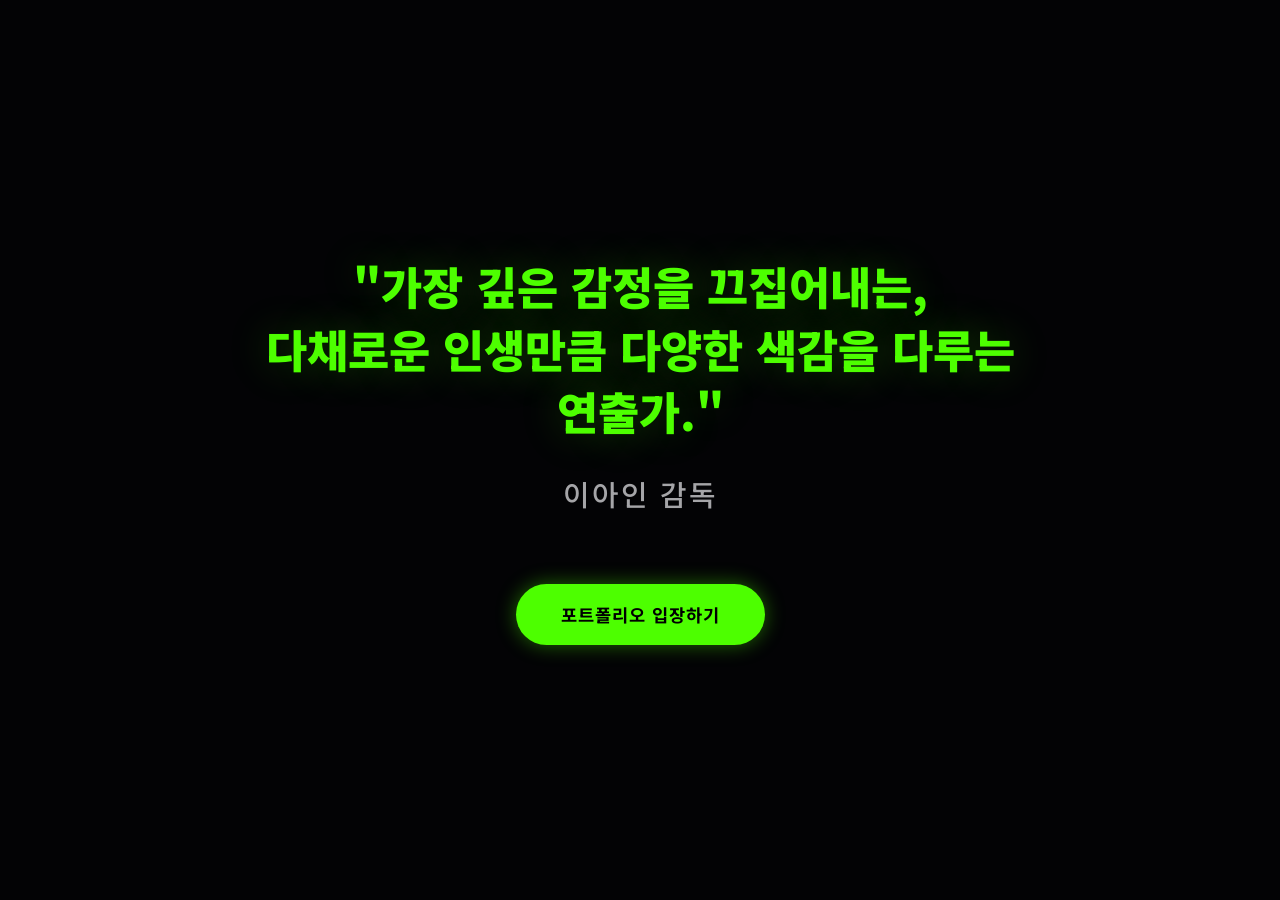
<file: index.html>
<!DOCTYPE html>
<html lang="ko">
<head>
    <meta charset="UTF-8">
    <meta name="viewport" content="width=device-width, initial-scale=1.0">
    <title>영화감독 이아인 | Portfolio Opening</title>
    <style>
        @import url('https://fonts.googleapis.com/css2?family=Noto+Sans+KR:wght@300;400;500;700;900&display=swap');

        * {
            box-sizing: border-box;
            margin: 0;
            padding: 0;
        }

        body {
            font-family: 'Noto Sans KR', sans-serif;
            background-color: #030305;
            color: #ffffff;
            height: 100vh;
            display: flex;
            flex-direction: column;
            justify-content: center;
            align-items: center;
            overflow: hidden;
        }

        /* 오프닝 타이포그래피 */
        .opening-container {
            text-align: center;
            max-width: 900px;
            padding: 0 20px;
        }

        .main-quote {
            color: #4dff00;
            font-size: 2.8rem;
            font-weight: 900;
            line-height: 1.4;
            word-break: keep-all;
            margin-bottom: 30px;
            text-shadow: 0 0 40px rgba(77, 255, 0, 0.25);
        }

        .director-name {
            font-size: 1.8rem;
            color: #a5a5a8;
            font-weight: 500;
            letter-spacing: 2px;
            margin-bottom: 70px;
        }

        /* 진입 버튼 (하이엔드 시네마틱 스타일) */
        .enter-btn {
            display: inline-block;
            padding: 18px 45px;
            font-size: 1.1rem;
            font-weight: 700;
            color: #000000;
            background-color: #4dff00;
            border-radius: 40px;
            text-decoration: none;
            letter-spacing: 1px;
            box-shadow: 0 0 20px rgba(77, 255, 0, 0.4);
            transition: all 0.4s cubic-bezier(0.16, 1, 0.3, 1);
        }

        .enter-btn:hover {
            transform: translateY(-5px) scale(1.03);
            background-color: #66ff22;
            box-shadow: 0 0 35px rgba(77, 255, 0, 0.8), 0 0 60px rgba(66, 0, 173, 0.3);
        }
    </style>
</head>
<body>

    <div class="opening-container">
        <h1 class="main-quote">
            "가장 깊은 감정을 끄집어내는,<br>
            다채로운 인생만큼 다양한 색감을 다루는 연출가."
        </h1>
        <p class="director-name">이아인 감독</p>
        
        <!-- 현재 창 그대로 이동하도록 세팅 -->
        <a href="about/about.html" class="enter-btn">포트폴리오 입장하기</a>
    </div>

</body>
</html>
</file>
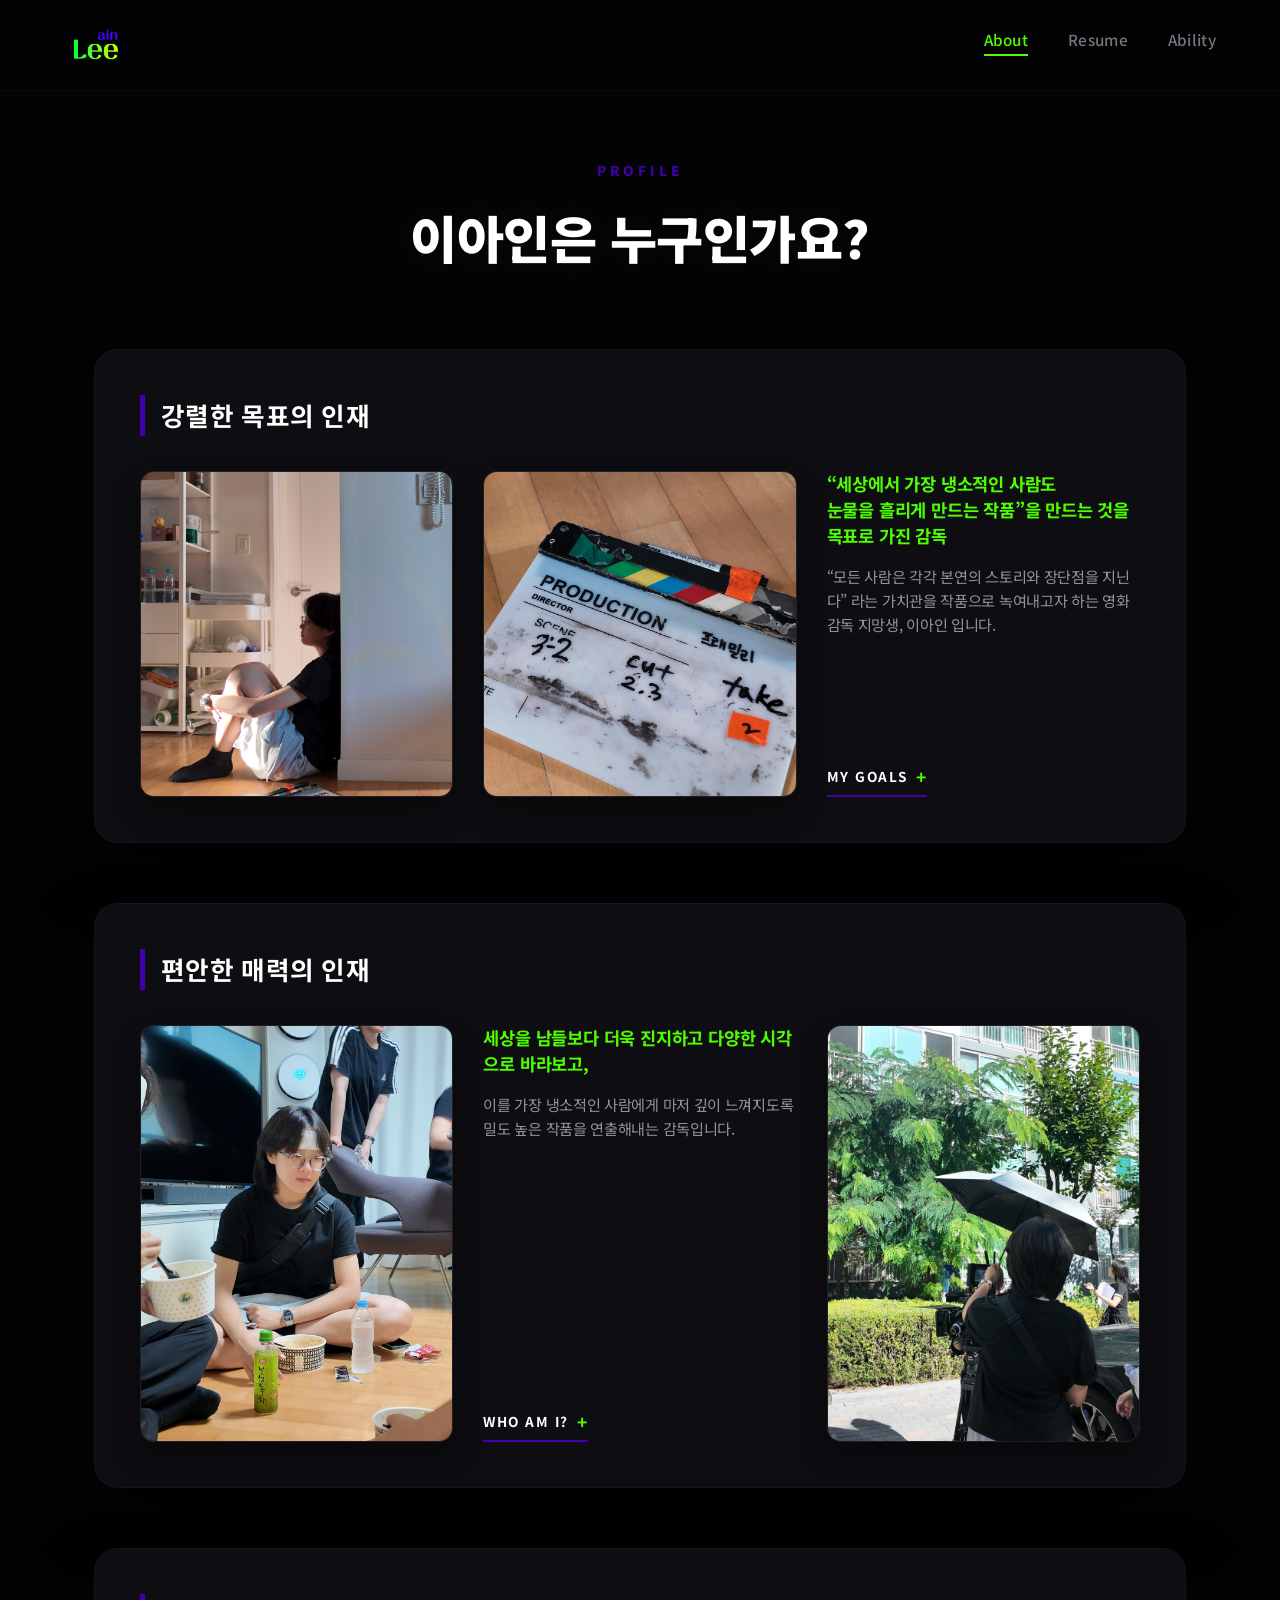
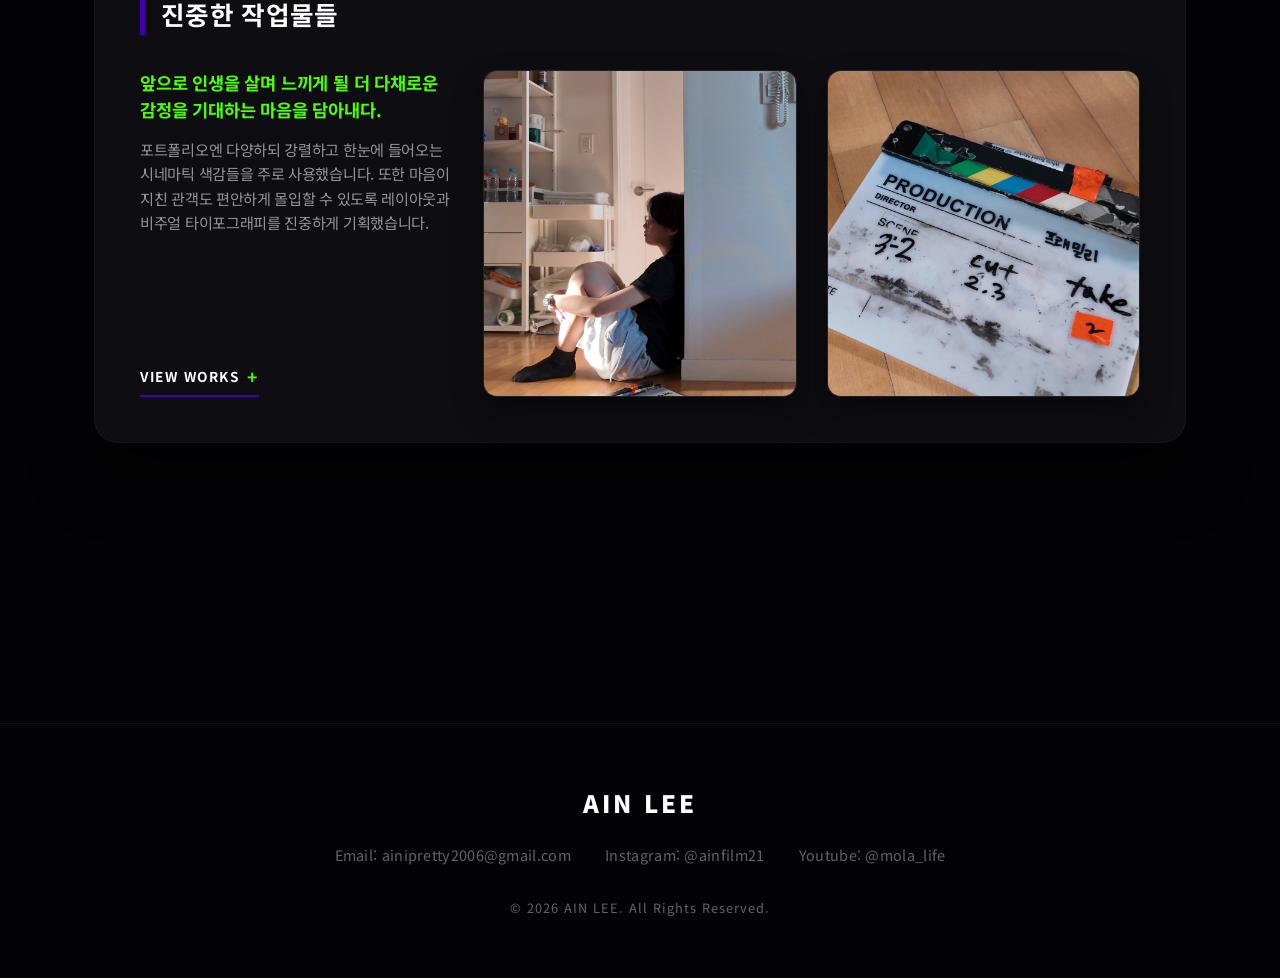
<file: about/about.html>
<!DOCTYPE html>
<html lang="ko">
<head>
    <meta charset="UTF-8">
    <meta name="viewport" content="width=device-width, initial-scale=1.0">
    <title>이아인에 대하여 | Film Director Portfolio</title>
    <link href="about.css" rel="stylesheet">
    
    <!-- CSS 수정 사항 (띄어쓰기 교정 및 드롭다운 메뉴 스타일) -->
    <style>
        /* 1. 띄어쓰기가 너무 휑하게 벌어지던 현상 해결 (왼쪽 정렬로 고정) */
        .text-block p.desc-text {
            text-align: left !important;
            letter-spacing: -0.3px; /* 글자를 살짝 쫀쫀하게 잡아줍니다 */
        }

        /* 2. 네비게이션 드롭다운 메뉴 스타일 */
        .dropdown {
            position: relative;
            display: inline-block;
            padding-bottom: 10px; /* 마우스가 아래로 내려갈 때 메뉴가 안 끊기게 방지 */
        }
        .dropdown-content {
            display: none;
            position: absolute;
            background-color: rgba(18, 18, 22, 0.95);
            min-width: 180px;
            box-shadow: 0px 15px 30px rgba(0,0,0,0.7);
            z-index: 1001;
            border-radius: 12px;
            top: 100%;
            left: 50%;
            transform: translateX(-50%);
            padding: 10px 0;
            border: 1px solid rgba(255,255,255,0.05);
        }
        /* 마우스를 올리면 드롭다운 등장 */
        .dropdown:hover .dropdown-content {
            display: flex;
            flex-direction: column;
        }
        .dropdown-content a {
            color: #a0a0a5 !important;
            padding: 12px 20px !important;
            text-decoration: none;
            display: block;
            font-size: 0.9rem !important;
            font-weight: 500;
            transition: all 0.2s ease;
            text-align: center;
        }
        .dropdown-content a:hover {
            color: #4dff00 !important;
            background-color: rgba(77, 255, 0, 0.05);
        }
    </style>
</head>
<body>

    <!-- 1. 네비게이션 바 -->
    <nav>
        <div class="nav-container">
            <!-- intro.html -> index.html 로 수정 완료 -->
            <a href="../index.html" class="nav-logo">
                <img src="img/logo.png" alt="IAIN LEE">
            </a>
            <ul>
                <!-- About에 호버했을 때 메뉴가 내려오도록 드롭다운 적용 -->
                <li class="dropdown">
                    <a href="about.html" class="active">About</a>
                    <!-- 드롭다운 박스 안의 연결 링크들 -->
                    <div class="dropdown-content">
                        <a href="../goal/Goal.html">MY GOALS</a>
                        <a href="../who am i/who.html">WHO AM I?</a>
                        <a href="../popup/popup.html">MY WORKS</a>
                    </div>
                </li>
                <li><a href="../resume/resume.html">Resume</a></li>
                <li><a href="../ability/ability.html">Ability</a></li>
            </ul>
        </div>
    </nav>  

    <!-- 2. 메인 컨텐츠 영역 -->
    <div class="container">
        <section class="main-section">
            <div class="inner">
                
                <header class="page-header">
                    <p class="sub-tag">PROFILE</p>
                    <h1>이아인은 누구인가요?</h1>
                </header>

                <!-- 섹션 1: 강렬한 목표의 인재 -->
                <div class="about-me-card">
                    <div class="card-header">
                        <h2>강렬한 목표의 인재</h2>
                    </div>
                    <div class="card-body grid-3-cols">
                        <div class="img-thumb">
                            <img src="img/img01.jpg" alt="작업 이미지 01">
                        </div>
                        <div class="img-thumb">
                            <img src="img/img02.jpg" alt="작업 이미지 02">
                        </div>
                        <div class="text-block">
                            <div class="text-inner">
                                <p class="highlight-text">“세상에서 가장 냉소적인 사람도<br> 눈물을 흘리게 만드는 작품”을 만드는 것을 목표로 가진 감독</p>
                                <p class="desc-text">“모든 사람은 각각 본연의 스토리와 장단점을 지닌다” 라는 가치관을 작품으로 녹여내고자 하는 영화감독 지망생, 이아인 입니다.</p>
                            </div>
                            <!-- 링크 변경: Goal.html 로 연결 -->
                            <a href="../goal/Goal.html" class="popup-link-btn">MY GOALS <span>+</span></a>
                        </div>
                    </div>
                </div>

                <!-- 섹션 2: 편안한 매력의 인재 -->
                <div class="about-me-card">
                    <div class="card-header">
                        <h2>편안한 매력의 인재</h2>
                    </div>
                    <div class="card-body grid-3-cols">
                        <div class="img-thumb">
                            <img src="img/img04.jpg" alt="작업 이미지 04">
                        </div>
                        <div class="text-block">
                            <div class="text-inner">
                                <p class="highlight-text">세상을 남들보다 더욱 진지하고 다양한 시각으로 바라보고,</p>
                                <p class="desc-text">이를 가장 냉소적인 사람에게 마저 깊이 느껴지도록 밀도 높은 작품을 연출해내는 감독입니다.</p>
                            </div>
                            <!-- 링크 변경: who.html 로 연결 -->
                            <a href="../who am i/who.html" class="popup-link-btn">WHO AM I? <span>+</span></a>
                        </div>
                        <div class="img-thumb">
                            <img src="img/img03.jpg" alt="작업 이미지 03">
                        </div>
                    </div>
                </div>

                <!-- 섹션 3: 진중한 작업물들 -->
                <div class="about-me-card">
                    <div class="card-header">
                        <h2>진중한 작업물들</h2>
                    </div>
                    <div class="card-body grid-3-cols">
                        <div class="text-block">
                            <div class="text-inner">
                                <p class="highlight-text">앞으로 인생을 살며 느끼게 될 더 다채로운 감정을 기대하는 마음을 담아내다.</p>
                                <p class="desc-text">포트폴리오엔 다양하되 강렬하고 한눈에 들어오는 시네마틱 색감들을 주로 사용했습니다. 또한 마음이 지친 관객도 편안하게 몰입할 수 있도록 레이아웃과 비주얼 타이포그래피를 진중하게 기획했습니다.</p>
                            </div>
                            <!-- 링크 유지: 작업물 모음집(popup.html) 로 연결 -->
                            <a href="../popup/popup.html" class="popup-link-btn">VIEW WORKS <span>+</span></a>
                        </div>
                        <div class="img-thumb">
                            <img src="img/img01.jpg" alt="작업물 06">
                        </div>
                        <div class="img-thumb">
                            <img src="img/img02.jpg" alt="작업물 07">
                        </div>
                    </div>
                </div>

            </div>
        </section>
    </div>

    <!-- 푸터 -->
    <footer>
        <div class="footer-content">
            <div class="footer-logo">AIN LEE</div>
            <div class="footer-links">
                <a href="mailto:ainipretty2006@gmail.com">Email: ainipretty2006@gmail.com</a>
                <a href="https://www.instagram.com/ainfilm21/" target="_blank">Instagram: @ainfilm21</a>
                <a href="https://www.youtube.com/@mola_life">Youtube: @mola_life</a>
            </div>
            <p class="copyright">© 2026 AIN LEE. All Rights Reserved.</p>
        </div>
    </footer>

</body>
</html>
</file>
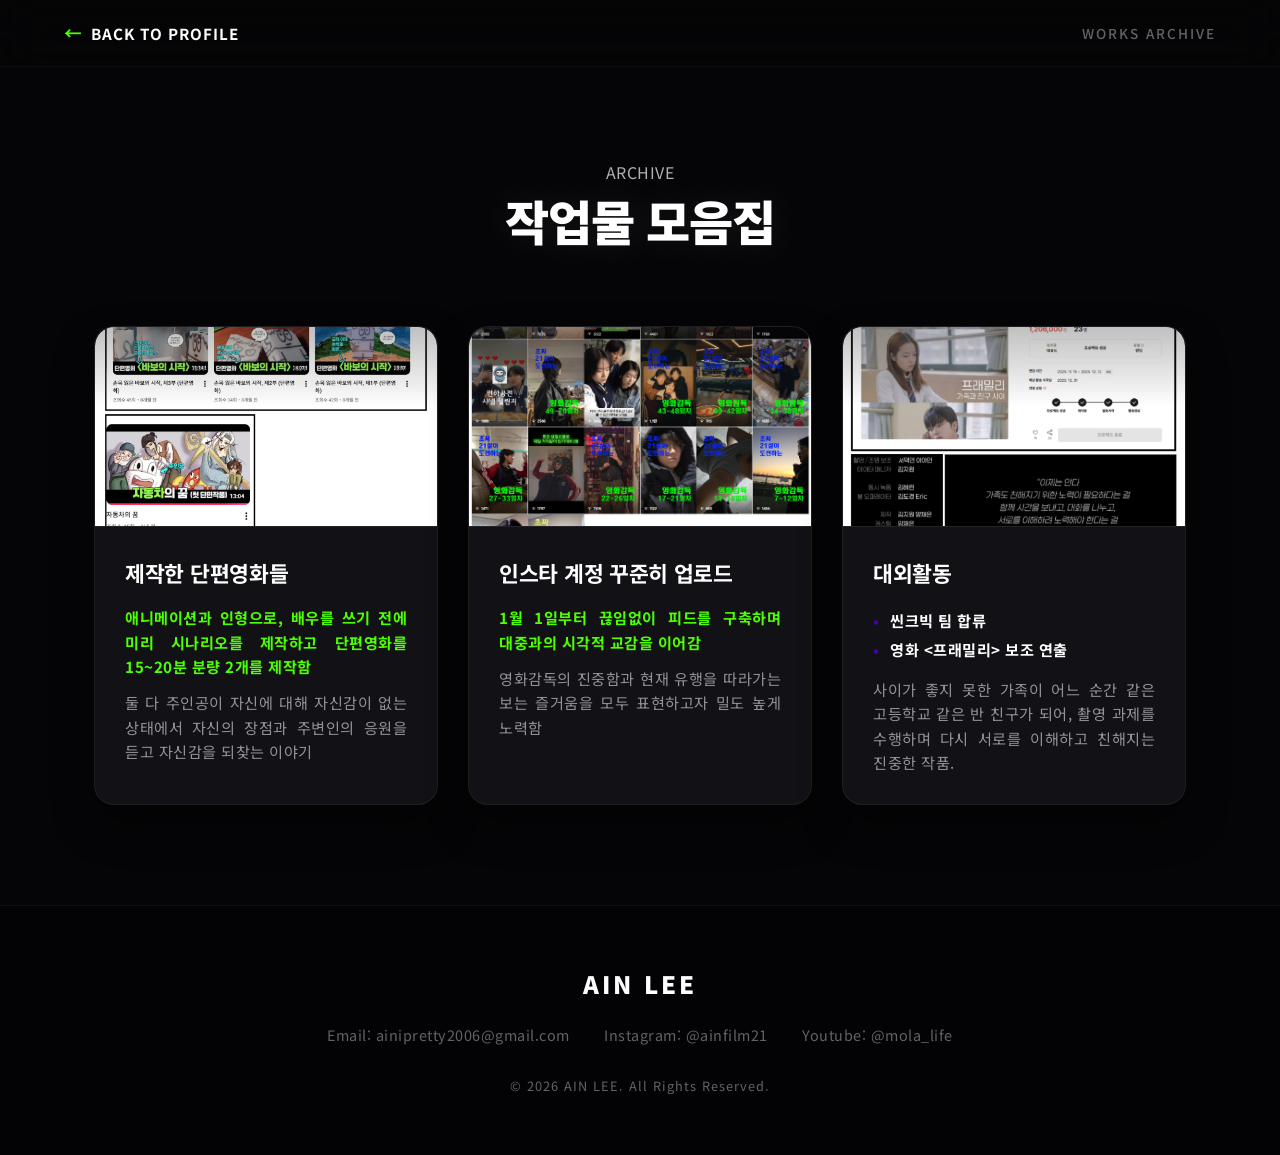
<file: popup/popup.html>
<!DOCTYPE html>
<html lang="ko">
<head>
    <meta charset="UTF-8">
    <meta name="viewport" content="width=device-width, initial-scale=1.0">
    <title>작업물 모음집 | Film Director Portfolio</title>
    <link href="popup.css" rel="stylesheet">
</head>
<body>

    <!-- 1. 돌아가기 전용 미니멀 네비게이션 바 -->
    <nav>
        <div class="nav-container">
            <!-- 고친 부분: target 설정을 제거하여 약력 페이지로 자연스럽게 되돌아가도록 처리 -->
            <a href="../about/about.html" class="back-to-profile">
                <span>←</span> BACK TO PROFILE
            </a>
            <div class="nav-status">WORKS ARCHIVE</div>
        </div>
    </nav>

    <!-- 2. 포트폴리오 메인 그리드 영역 -->
    <div class="popup-wrapper">
        <header class="popup-header">
            <p class="sub-tag">ARCHIVE</p>
            <h1>작업물 모음집</h1>
        </header>

        <div class="portfolio-grid">
            
            <!-- 카드 1: 제작한 단편영화들 -->
            <div class="portfolio-card">
                <div class="portfolio-thumb">
                    <img src="img/img1-1.png" alt="단편영화">
                </div>
                <div class="portfolio-info">
                    <h3>제작한 단편영화들</h3>
                    <p class="highlight-p">애니메이션과 인형으로, 배우를 쓰기 전에 미리 시나리오를 제작하고 단편영화를 15~20분 분량 2개를 제작함</p>
                    <p class="desc-p">둘 다 주인공이 자신에 대해 자신감이 없는 상태에서 자신의 장점과 주변인의 응원을 듣고 자신감을 되찾는 이야기</p>
                </div>
            </div>

            <!-- 카드 2: 인스타 계정 업로드 -->
            <div class="portfolio-card">
                <div class="portfolio-thumb">
                    <img src="img/img1-2.png" alt="인스타그램">
                </div>
                <div class="portfolio-info">
                    <h3>인스타 계정 꾸준히 업로드</h3>
                    <p class="highlight-p">1월 1일부터 끊임없이 피드를 구축하며 대중과의 시각적 교감을 이어감</p>
                    <p class="desc-p">영화감독의 진중함과 현재 유행을 따라가는 보는 즐거움을 모두 표현하고자 밀도 높게 노력함</p>
                </div>
            </div>

            <!-- 카드 3: 대외활동 -->
            <div class="portfolio-card">
                <div class="portfolio-thumb">
                    <img src="img/img1-3.png" alt="대외활동">
                </div>
                <div class="portfolio-info">
                    <h3>대외활동</h3>
                    <ul class="activity-list">
                        <li><span>•</span> 씬크빅 팀 합류</li>
                        <li><span>•</span> 영화 &lt;프래밀리&gt; 보조 연출</li>
                    </ul>
                    <p class="desc-p">사이가 좋지 못한 가족이 어느 순간 같은 고등학교 같은 반 친구가 되어, 촬영 과제를 수행하며 다시 서로를 이해하고 친해지는 진중한 작품.</p>
                </div>
            </div>

        </div>
    </div>


    <footer>
    <div class="footer-content">
        <div class="footer-logo">AIN LEE</div>
        <div class="footer-links">
            <a href="mailto:ainipretty2006@gmail.com">Email: ainipretty2006@gmail.com</a>
            <a href="https://www.instagram.com/ainfilm21/" target="_blank">Instagram: @ainfilm21</a>
            <a href="https://www.youtube.com/@mola_life">Youtube: @mola_life</a>
        </div>
        <p class="copyright">© 2026 AIN LEE. All Rights Reserved.</p>
    </div>
</footer>


    

</body>
</html>
</file>
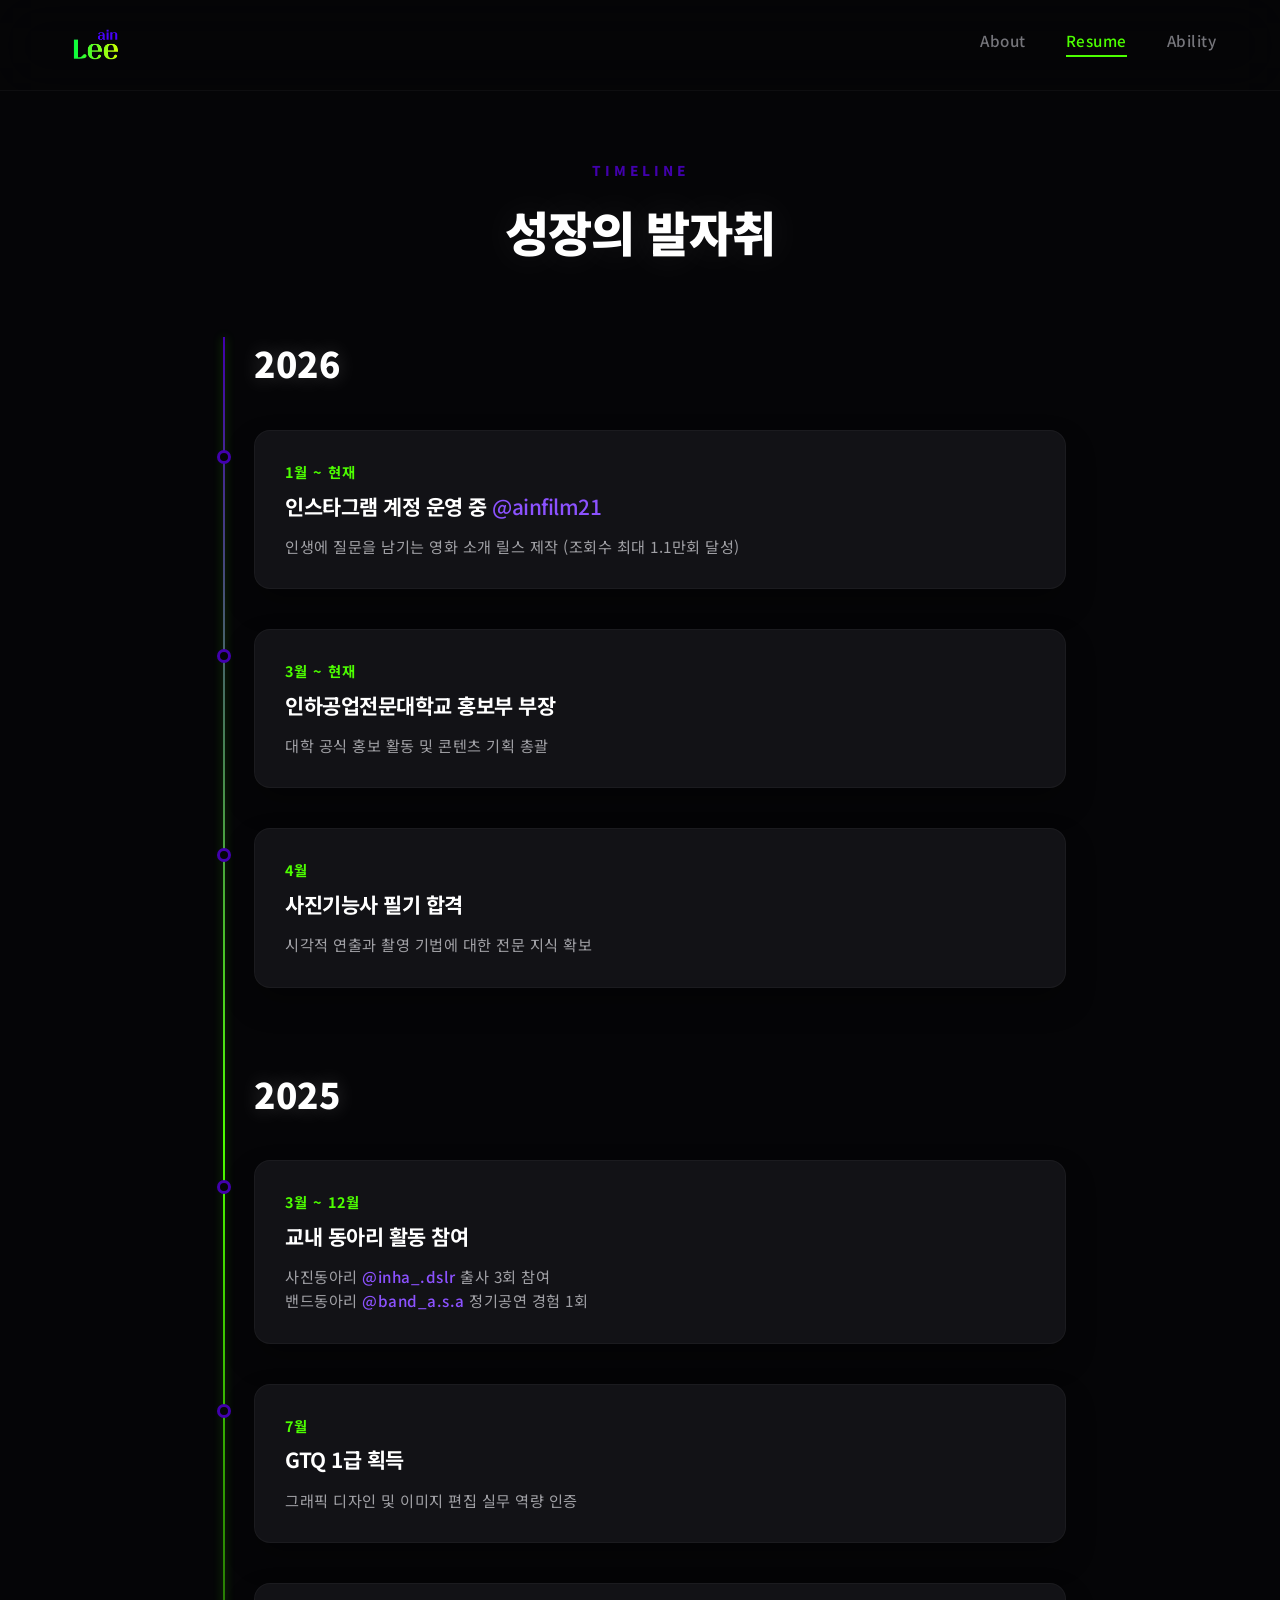
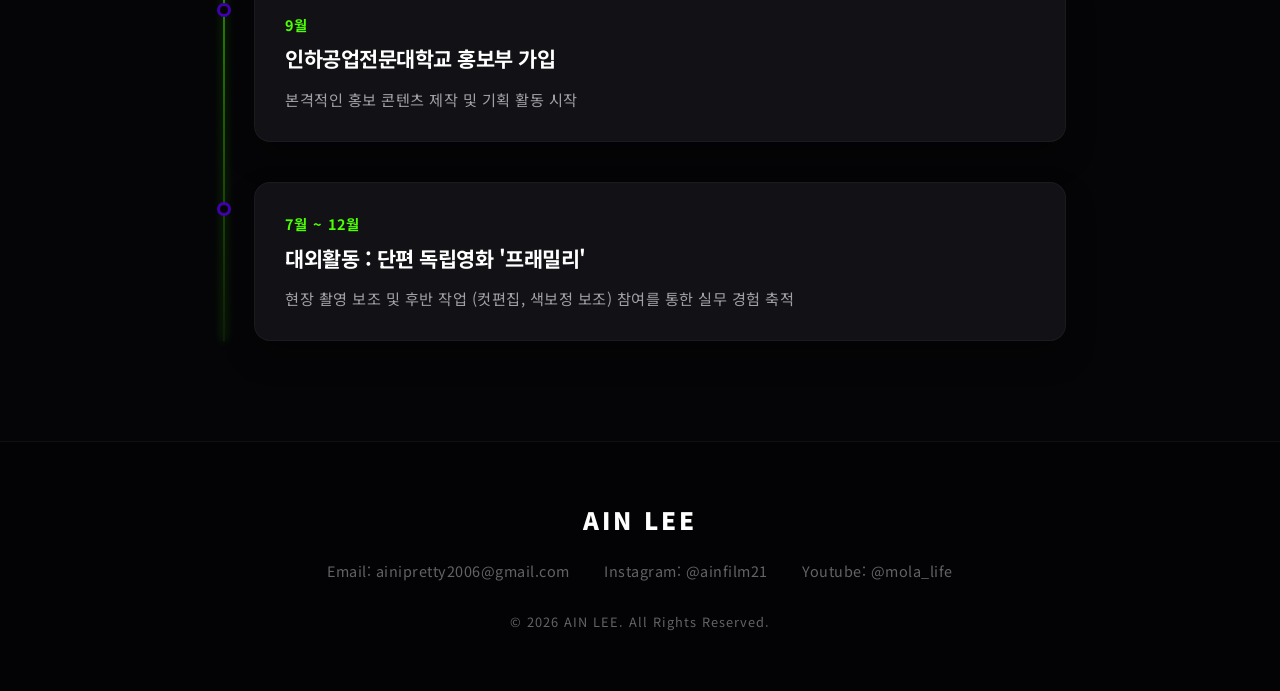
<file: resume/resume.html>
<!DOCTYPE html>
<html lang="ko">
<head>
    <meta charset="UTF-8">
    <meta name="viewport" content="width=device-width, initial-scale=1.0">
    <title>이아인의 발자취 | Film Director Roadmap</title>
    <link href="resume.css" rel="stylesheet">
</head>
<body>

    <!-- 네비게이션 바 -->
    <nav>
        <div class="nav-container">
            <!-- 로고 클릭 시 index.html로 이동 -->
            <a href="../index.html" class="nav-logo">
                <img src="../about/img/logo.png" alt="IAIN LEE">
            </a>
            <ul>
                <!-- About 드롭다운 메뉴 -->
                <li class="dropdown">
                    <a href="../about/about.html">About</a>
                    <div class="dropdown-content">
                        <a href="../goal/Goal.html">MY GOALS</a>
                        <a href="../who am i/who.html">WHO AM I?</a>
                        <a href="../popup/popup.html">MY WORKS</a>
                    </div>
                </li>

                <li><a href="resume.html" class="active">Resume</a></li>
                <li><a href="../ability/ability.html">Ability</a></li>
            </ul>
        </div>
    </nav>

    <!-- 메인 로드맵 래퍼 -->
    <div class="roadmap-wrapper">
        <header class="page-header">
            <p class="sub-tag">TIMELINE</p>
            <h1>성장의 발자취</h1>
        </header>

        <!-- 로드맵(맵) 컨테이너 -->
        <div class="roadmap-container">
            
            <!-- 2026년도 -->
            <div class="roadmap-year">2026</div>
            
            <div class="roadmap-item">
                <div class="node"></div>
                <div class="roadmap-card">
                    <div class="date">1월 ~ 현재</div>
                    <h3>인스타그램 계정 운영 중 <span class="highlight">@ainfilm21</span></h3>
                    <p>인생에 질문을 남기는 영화 소개 릴스 제작 (조회수 최대 1.1만회 달성)</p>
                </div>
            </div>

            <div class="roadmap-item">
                <div class="node"></div>
                <div class="roadmap-card">
                    <div class="date">3월 ~ 현재</div>
                    <h3>인하공업전문대학교 홍보부 부장</h3>
                    <p>대학 공식 홍보 활동 및 콘텐츠 기획 총괄</p>
                </div>
            </div>

            <div class="roadmap-item">
                <div class="node"></div>
                <div class="roadmap-card">
                    <div class="date">4월</div>
                    <h3>사진기능사 필기 합격</h3>
                    <p>시각적 연출과 촬영 기법에 대한 전문 지식 확보</p>
                </div>
            </div>

            <!-- 2025년도 -->
            <div class="roadmap-year mt-80">2025</div>
            
            <div class="roadmap-item">
                <div class="node"></div>
                <div class="roadmap-card">
                    <div class="date">3월 ~ 12월</div>
                    <h3>교내 동아리 활동 참여</h3>
                    <p>사진동아리 <span class="highlight">@inha_.dslr</span> 출사 3회 참여<br>
                    밴드동아리 <span class="highlight">@band_a.s.a</span> 정기공연 경험 1회</p>
                </div>
            </div>

            <div class="roadmap-item">
                <div class="node"></div>
                <div class="roadmap-card">
                    <div class="date">7월</div>
                    <h3>GTQ 1급 획득</h3>
                    <p>그래픽 디자인 및 이미지 편집 실무 역량 인증</p>
                </div>
            </div>

            <div class="roadmap-item">
                <div class="node"></div>
                <div class="roadmap-card">
                    <div class="date">9월</div>
                    <h3>인하공업전문대학교 홍보부 가입</h3>
                    <p>본격적인 홍보 콘텐츠 제작 및 기획 활동 시작</p>
                </div>
            </div>

            <div class="roadmap-item">
                <div class="node"></div>
                <div class="roadmap-card">
                    <div class="date">7월 ~ 12월</div>
                    <h3>대외활동 : 단편 독립영화 '프래밀리'</h3>
                    <p>현장 촬영 보조 및 후반 작업 (컷편집, 색보정 보조) 참여를 통한 실무 경험 축적</p>
                </div>
            </div>

        </div>
    </div>

    <footer>
        <div class="footer-content">
            <div class="footer-logo">AIN LEE</div>
            <div class="footer-links">
                <a href="mailto:ainipretty2006@gmail.com">Email: ainipretty2006@gmail.com</a>
                <a href="https://www.instagram.com/ainfilm21/" target="_blank">Instagram: @ainfilm21</a>
                <a href="https://www.youtube.com/@mola_life">Youtube: @mola_life</a>
            </div>
            <p class="copyright">© 2026 AIN LEE. All Rights Reserved.</p>
        </div>
    </footer>

</body>
</html>
</file>
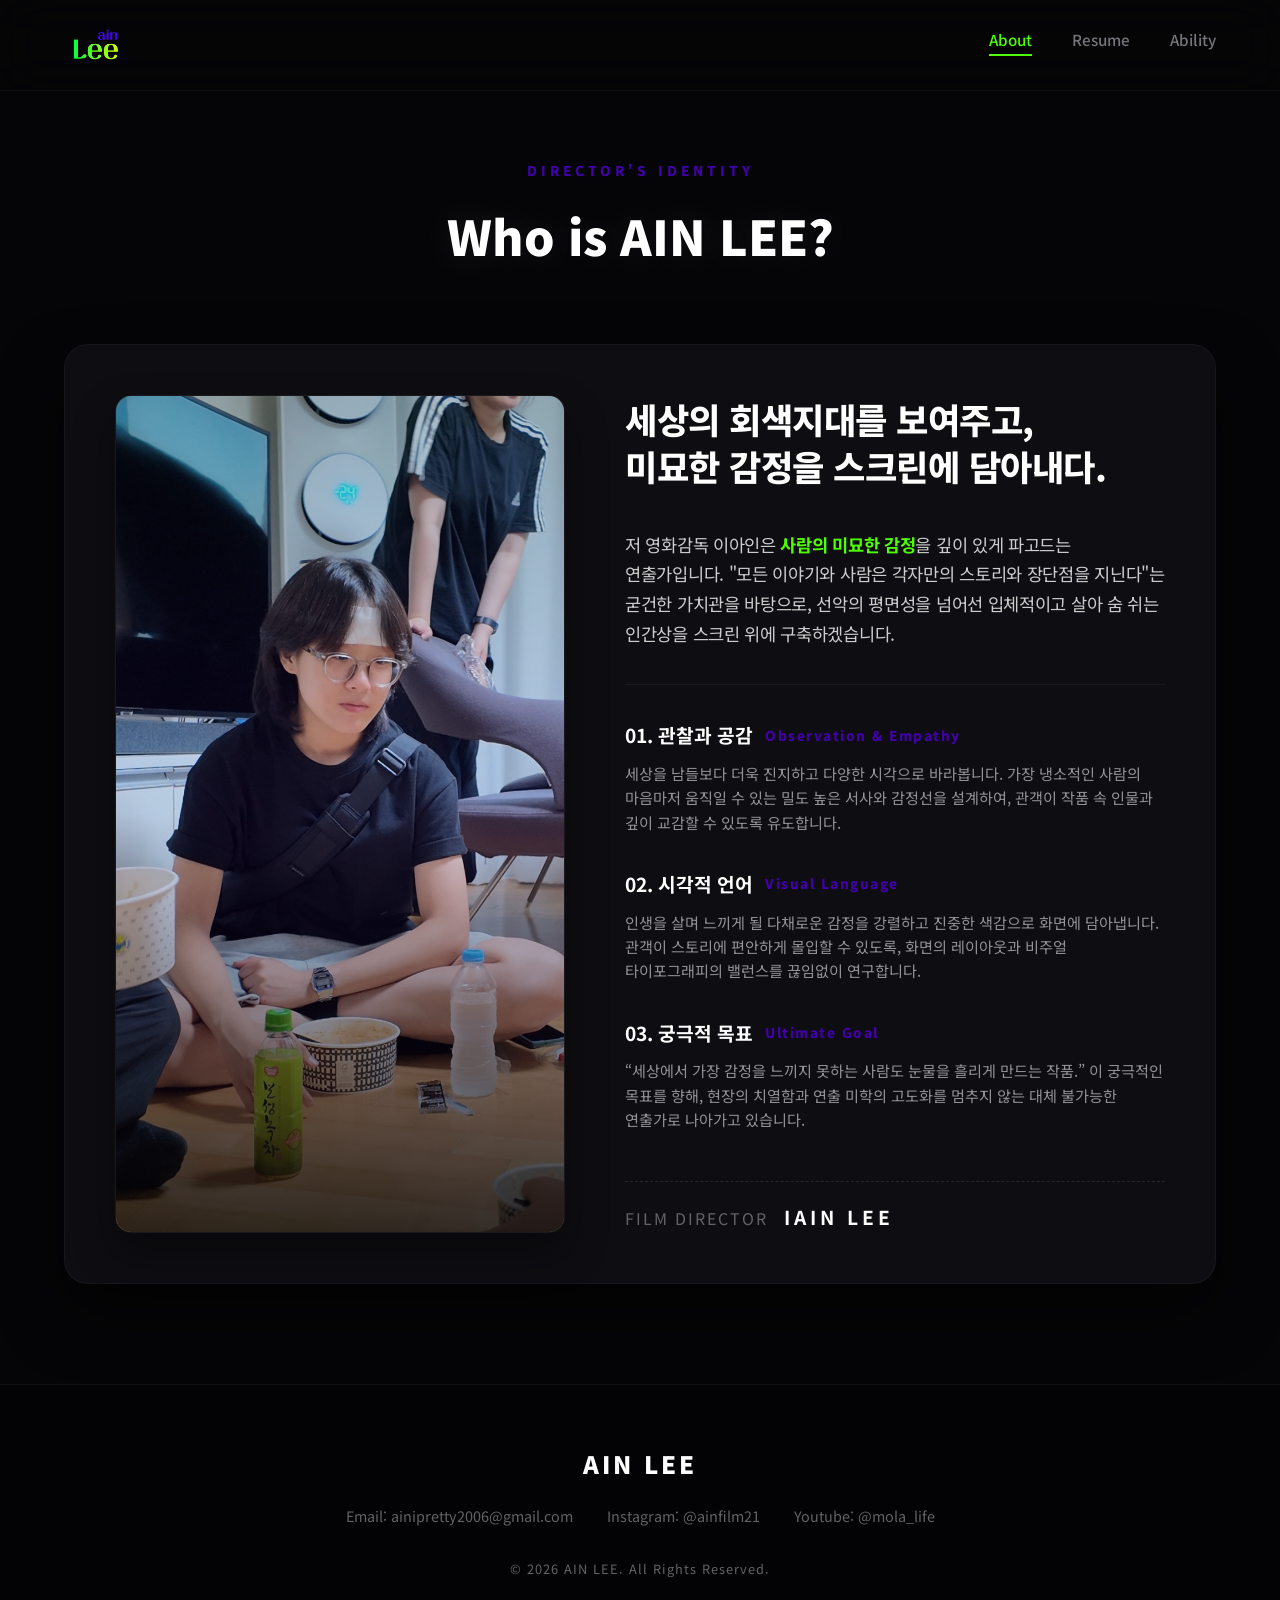
<file: who am i/who.html>
<!DOCTYPE html>
<html lang="ko">
<head>
    <meta charset="UTF-8">
    <meta name="viewport" content="width=device-width, initial-scale=1.0">
    <title>이아인 소개 | Film Director Portfolio</title>
    <link href="who.css" rel="stylesheet">
</head>
<body>

    <!-- 1. 네비게이션 바 -->
    <nav>
        <div class="nav-container">
            <!-- intro.html을 index.html로 변경 완료 -->
            <a href="../index.html" class="nav-logo">
                <img src="../about/img/logo.png" alt="IAIN LEE">
            </a>
            <ul>
                <!-- About 드롭다운 메뉴 -->
                <li class="dropdown">
                    <a href="../about/about.html" class="active">About</a>
                    <div class="dropdown-content">
                        <a href="../goal/Goal.html">MY GOALS</a>
                        <!-- who.css로 오타난 부분을 who.html로 수정 완료 -->
                        <a href="../who am i/who.html">WHO AM I?</a>
                        <a href="../popup/popup.html">MY WORKS</a>
                    </div>
                </li>
                <li><a href="../resume/resume.html">Resume</a></li>
                <li><a href="../ability/ability.html">Ability</a></li>
            </ul>
        </div>
    </nav>

    <!-- 2. 메인 프로필 영역 -->
    <div class="who-wrapper">
        
        <header class="page-header">
            <p class="sub-tag">DIRECTOR'S IDENTITY</p>
            <h1>Who is AIN LEE?</h1>
        </header>

        <!-- 시네마틱 프로필 분할 레이아웃 -->
        <div class="profile-layout">
            
            <!-- 좌측: 디렉터 포트레이트 (인물 사진) -->
            <div class="profile-image-box">
                <!-- 감독님의 멋진 프로필 사진이나 현장 사진을 넣어주세요 -->
                <img src="../about/img/img04.jpg" alt="영화감독 이아인">
                <div class="image-overlay"></div>
            </div>

            <!-- 우측: 공식 바이오그래피 및 철학 -->
            <div class="profile-bio-box">
                <h2 class="bio-title">세상의 회색지대를 보여주고,<br>미묘한 감정을 스크린에 담아내다.</h2>
                
                <div class="bio-content">
                    <p class="intro-text">
                        저 영화감독 이아인은 <span class="highlight">사람의 미묘한 감정</span>을 깊이 있게 파고드는 연출가입니다. 
                        "모든 이야기와 사람은 각자만의 스토리와 장단점을 지닌다"는 굳건한 가치관을 바탕으로, 선악의 평면성을 넘어선 입체적이고 살아 숨 쉬는 인간상을 스크린 위에 구축하겠습니다.
                    </p>

                    <div class="philosophy-block">
                        <h3>01. 관찰과 공감 <span>Observation & Empathy</span></h3>
                        <p>세상을 남들보다 더욱 진지하고 다양한 시각으로 바라봅니다. 가장 냉소적인 사람의 마음마저 움직일 수 있는 밀도 높은 서사와 감정선을 설계하여, 관객이 작품 속 인물과 깊이 교감할 수 있도록 유도합니다.</p>
                    </div>

                    <div class="philosophy-block">
                        <h3>02. 시각적 언어 <span>Visual Language</span></h3>
                        <p>인생을 살며 느끼게 될 다채로운 감정을 강렬하고 진중한 색감으로 화면에 담아냅니다. 관객이 스토리에 편안하게 몰입할 수 있도록, 화면의 레이아웃과 비주얼 타이포그래피의 밸런스를 끊임없이 연구합니다.</p>
                    </div>

                    <div class="philosophy-block">
                        <h3>03. 궁극적 목표 <span>Ultimate Goal</span></h3>
                        <p>“세상에서 가장 감정을 느끼지 못하는 사람도 눈물을 흘리게 만드는 작품.” 이 궁극적인 목표를 향해, 현장의 치열함과 연출 미학의 고도화를 멈추지 않는 대체 불가능한 연출가로 나아가고 있습니다.</p>
                    </div>
                </div>

                <div class="contact-signature">
                    <p>FILM DIRECTOR <strong>IAIN LEE</strong></p>
                </div>
            </div>

        </div>
    </div>



    <footer>
    <div class="footer-content">
        <div class="footer-logo">AIN LEE</div>
        <div class="footer-links">
            <a href="mailto:ainipretty2006@gmail.com">Email: ainipretty2006@gmail.com</a>
            <a href="https://www.instagram.com/ainfilm21/" target="_blank">Instagram: @ainfilm21</a>
            <a href="https://www.youtube.com/@mola_life">Youtube: @mola_life</a>
        </div>
        <p class="copyright">© 2026 AIN LEE. All Rights Reserved.</p>
    </div>
</footer>

</body>
</html>
</file>
<file: about/about.css>
@charset "utf-8";

/* 1. 폰트 세팅 및 코어 초기화 */
@import url('https://fonts.googleapis.com/css2?family=Noto+Sans+KR:wght@300;400;500;700;900&display=swap');

* {
    box-sizing: border-box;    
    margin: 0;
    padding: 0;
}

body {
    font-family: 'Noto Sans KR', sans-serif;
    font-size: 1rem;
    line-height: 1.6; 
    color: #a5a5a8; 
    background-color: #030305; /* 한층 더 깊어진 시네마틱 다크 베이스 */
    overflow-x: hidden;
    -webkit-font-smoothing: antialiased;
    letter-spacing: 0.3px; /* 과하지 않고 단정하게 벌린 황금 자간 값 */
}

a {
   text-decoration: none; 
   color: inherit; 
}

h1, h2, h3, h4, h5, h6 {
    margin: 0;
}

/* 2. 크리에이티브 글래스모피즘 네비바 */
nav {
    background-color: rgba(3, 3, 5, 0.85);
    backdrop-filter: blur(25px); 
    -webkit-backdrop-filter: blur(25px);
    width: 100%;
    position: fixed;
    top: 0;
    left: 0;
    z-index: 1000;
    border-bottom: 1px solid rgba(255, 255, 255, 0.03);
}

.nav-container {
    max-width: 1200px;
    margin: 0 auto;
    padding: 20px 24px; /* 20px로 늘려 resume와 완전히 동일하게 맞춤 */
    display: flex;
    justify-content: space-between;
    align-items: center;
}

/* 로고 사이즈 업 및 프로페셔널 정렬 */
.nav-logo {
    display: flex;
    align-items: center;
}

.nav-logo img {
    height: 38px; /* 존재감 있게 키운 로고 크기 */
    width: auto;
    display: block;
    transition: transform 0.3s;
}
.nav-logo:hover img {
    transform: scale(1.02);
}

nav ul {
    list-style: none;
    display: flex;
    gap: 40px;
}

nav a {
    color: #75757a;
    font-size: 0.95rem;
    font-weight: 500;
    transition: all 0.3s ease;
    position: relative;
    padding: 6px 0;
}

nav a:hover, nav a.active {
    color: #4dff00; 
}

nav a.active::after {
    content: '';
    position: absolute;
    bottom: 0;
    left: 0;
    width: 100%;
    height: 2px;
    background-color: #4dff00;
}

/* 3. 메인 레이아웃 가이드 */
.container {
    width: 100%;
    padding-top: 160px; 
    padding-bottom: 120px;
    display: flex;
    justify-content: center;
}

.main-section {
    width: 100%;
    max-width: 1140px;
    padding: 0 24px;
}

/* 4. 메인 대제목 에디토리얼 디자인 */
.page-header {
    text-align: center;
    margin-bottom: 70px;
}

.sub-tag {
    color: #4200ad;
    font-size: 0.85rem;
    font-weight: 800;
    letter-spacing: 4px; 
    margin-bottom: 15px;
}

.page-header h1 {
    color: #ffffff;
    font-size: 3.2rem;
    font-weight: 900;
    letter-spacing: -0.5px;
    text-shadow: 0 0 50px rgba(255, 255, 255, 0.08);
}

/* 5. 하이엔드 포트폴리오 섹션 카드 (통 호버 이펙트 장착) */
.about-me-card {
    background-color: #0e0e12; 
    border: 1px solid rgba(255, 255, 255, 0.03);
    padding: 45px; 
    margin-bottom: 60px;
    border-radius: 24px;
    box-shadow: 0 30px 60px rgba(0, 0, 0, 0.5);
    position: relative;
    
    /* 카드 전체 모션 부드러움 극대화 */
    transition: transform 0.5s cubic-bezier(0.16, 1, 0.3, 1), border-color 0.4s, box-shadow 0.4s;
}

/* [간지 포인트 1] 마우스 호버 시 카드 통째로 빌드업 + 미스틱 더블 네온 글로우 */
.about-me-card:hover {
    transform: translateY(-10px); 
    border-color: rgba(77, 255, 0, 0.8); /* 형광 그린 테두리 전면 스위치 온 */
    /* 딥 퍼플과 브라이트 그린이 레이어드된 환상적인 시네마틱 오라 구현 */
    box-shadow: 0 0 35px rgba(77, 255, 0, 0.25), 0 0 60px rgba(66, 0, 173, 0.15), 0 40px 80px rgba(0, 0, 0, 0.8); 
}

.card-header {
    margin-bottom: 35px;
}

.card-header h2 {
    color: #ffffff;
    font-size: 1.6rem;
    font-weight: 700;
    border-left: 5px solid #4200ad; 
    padding-left: 16px;
    transition: border-color 0.3s;
}
/* 카드 호버 시 매칭감을 위해 왼쪽 지시선도 형광 그린으로 은은하게 변화 */
.about-me-card:hover .card-header h2 {
    border-left-color: #4dff00;
}

.grid-3-cols {
    display: grid;
    grid-template-columns: repeat(3, 1fr);
    gap: 30px;  
    align-items: stretch;
}

/* 6. 시네마틱 이미지 프레임 (카드 호버 연동 줌인 모션) */
.img-thumb {
    width: 100%;
    overflow: hidden; /* 연동 줌인 시 프레임 밖으로 나가는 이미지 커트 */
    border-radius: 14px;
    background-color: #16161c;
    border: 1px solid rgba(255, 255, 255, 0.04);
    box-shadow: 0 15px 30px rgba(0, 0, 0, 0.4);
}

.img-thumb img {
    width: 100%;
    height: 100%;
    object-fit: cover; 
    display: block;
    /* 이미지 줌인 복구 트랜지션 */
    transition: transform 0.6s cubic-bezier(0.16, 1, 0.3, 1);
}

/* [간지 포인트 2] 개별 호버 대신, 카드에 마우스 올리면 내부 사진들이 일제히 서서히 대형 스크린처럼 줌인 */
.about-me-card:hover .img-thumb img {
    transform: scale(1.06);
}

/* 7. 고품격 본문 텍스트 아키텍처 */
.text-block {
    display: flex;
    flex-direction: column;
    justify-content: space-between; /* 텍스트 내용과 하단 버튼을 위아래로 완벽 분할 */
    align-items: flex-start;
}

.text-inner {
    display: flex;
    flex-direction: column;
    gap: 14px; /* 문단 사이 띄어쓰기 여백 타이트하게 보정 완료 */
}

.text-block p.highlight-text {
    font-size: 1.1rem;
    color: #4dff00; 
    font-weight: 700;
    line-height: 1.5;
    letter-spacing: -0.2px;
}

.text-block p.desc-text {
    font-size: 0.95rem;
    color: #929296;
    text-align: justify;
    line-height: 1.6;
    letter-spacing: -0.1px;
}

/* [간지 포인트 3] 최고급 에이전시 스타일의 팝업 연결 링크 버튼 */
.popup-link-btn {
    font-size: 0.85rem;
    font-weight: 700;
    color: #ffffff;
    letter-spacing: 1.5px;
    border-bottom: 2px solid #4200ad; /* 보라색 하단 언더라인 바 */
    padding-bottom: 4px;
    margin-top: 20px;
    display: inline-flex;
    align-items: center;
    gap: 8px;
    transition: all 0.3s ease;
}

.popup-link-btn span {
    color: #4dff00; /* 플러스 기호는 아이덴티티 컬러 매칭 */
    font-size: 1.1rem;
    transition: transform 0.3s;
}

/* 버튼 호버 시 모션 트릭 */
.popup-link-btn:hover {
    color: #4dff00;
    border-bottom-color: #4dff00;
    text-shadow: 0 0 10px rgba(77, 255, 0, 0.5);
}

.popup-link-btn:hover span {
    transform: rotate(90px); /* 플러스 기호 회전 임팩트 */
}

/* 8. 반응형 레이아웃 디테일 */
@media (max-width: 1024px) {
    .grid-3-cols {
        grid-template-columns: 1fr; 
        gap: 25px;
    }
    .about-me-card {
        padding: 35px 25px;
    }
    .page-header h1 {
        font-size: 2.4rem;
    }
    .popup-link-btn {
        margin-top: 10px;
    }
}


/* 푸터 스타일 */
footer {
    background-color: #030305;
    border-top: 1px solid rgba(255, 255, 255, 0.05);
    padding: 60px 20px;
    text-align: center;
    color: #636366;
    margin-top: 100px;
}

.footer-content {
    max-width: 1140px;
    margin: 0 auto;
}

.footer-logo {
    font-size: 1.5rem;
    font-weight: 900;
    color: #ffffff;
    margin-bottom: 20px;
    letter-spacing: 3px;
}

.footer-links {
    margin-bottom: 30px;
}

.footer-links a {
    margin: 0 15px;
    font-size: 0.9rem;
    transition: color 0.3s;
}

.footer-links a:hover {
    color: #4dff00;
}

.copyright {
    font-size: 0.8rem;
    letter-spacing: 1px;
}
</file>
<file: popup/popup.css>
@charset "utf-8";

@import url('https://fonts.googleapis.com/css2?family=Noto+Sans+KR:wght@300;400;500;700;900&display=swap');

* {
    box-sizing: border-box;    
    margin: 0;
    padding: 0;
}

body {
    font-family: 'Noto Sans KR', sans-serif;
    font-size: 1rem;
    line-height: 1.5; 
    color: #b0b0b3; 
    background-color: #050507; 
    overflow-x: hidden;
    -webkit-font-smoothing: antialiased;
    letter-spacing: 0.5px;
}

a {
   text-decoration: none; 
   color: inherit; 
}

/* 1. 상단 백버튼 네비게이션 바 */
nav {
    background-color: rgba(5, 5, 7, 0.8);
    backdrop-filter: blur(25px); 
    -webkit-backdrop-filter: blur(25px);
    width: 100%;
    position: fixed;
    top: 0;
    left: 0;
    z-index: 1000;
    border-bottom: 1px solid rgba(255, 255, 255, 0.04);
}

.nav-container {
    max-width: 1200px;
    margin: 0 auto;
    padding: 20px 24px;
    display: flex;
    justify-content: space-between;
    align-items: center;
}

.back-to-profile {
    color: #ffffff;
    font-size: 0.95rem;
    font-weight: 700;
    letter-spacing: 1px;
    display: flex;
    align-items: center;
    gap: 8px;
    transition: all 0.3s ease;
}

.back-to-profile span {
    color: #4dff00; 
    font-size: 1.1rem;
    transition: transform 0.3s;
}

.back-to-profile:hover {
    color: #4dff00;
    text-shadow: 0 0 10px rgba(77, 255, 0, 0.4);
}

.back-to-profile:hover span {
    transform: translateX(-4px); 
}

.nav-status {
    font-size: 0.85rem;
    font-weight: 500;
    color: #636366;
    letter-spacing: 2px;
}

/* 2. 레이아웃 래퍼 */
.popup-wrapper {
    max-width: 1140px;
    margin: 160px auto 100px;
    padding: 0 24px;
}

.popup-header {
    text-align: center;
    margin-bottom: 70px;
}

.popup-header h1 {
    color: #ffffff;
    font-size: 3rem;
    font-weight: 900;
    letter-spacing: -1px;
    text-shadow: 0 0 40px rgba(255, 255, 255, 0.1);
}

/* 3. 포트폴리오 그리드 */
.portfolio-grid {
    display: grid;
    grid-template-columns: repeat(3, 1fr);
    gap: 30px;
}

/* 4. 고품격 아카이브 카드 디자인 (버그 수정 핵심 섹션) */
.portfolio-card {
    background-color: #121216;
    border: 1px solid rgba(255, 255, 255, 0.05); /* 기본 테두리를 살짝 더 선명하게 보정 */
    border-radius: 20px;
    box-shadow: 0 20px 40px rgba(0, 0, 0, 0.4);
    transition: transform 0.4s cubic-bezier(0.165, 0.84, 0.44, 1), border-color 0.3s, box-shadow 0.3s;
    
    /* [버그 해결 핵심] 브라우저 강제 그래픽 가속을 켜서 이미지의 흰 픽셀이 삐져나오지 못하도록 잠금 */
    overflow: hidden;
    isolation: isolate;
    backface-visibility: hidden;
    transform: translate3d(0, 0, 0);
}

/* 카드 전체 호버 시 켜지는 네온 매커니즘 */
.portfolio-card:hover {
    transform: translateY(-8px);
    border-color: rgba(77, 255, 0, 0.8); 
    box-shadow: 0 0 25px rgba(77, 255, 0, 0.3), 0 30px 60px rgba(0, 0, 0, 0.7);
}

/* 5. 이미지 프레임 상단 곡면 최적화 */
.portfolio-thumb {
    width: 100%;
    height: 200px;
    overflow: hidden;
    background-color: #1c1c22;
    border-bottom: 1px solid rgba(255, 255, 255, 0.03);
    position: relative;
    
    /* 2중 안전장치: 이미지 프레임 상단 모서리도 부모 규격에 맞춰 강제 정밀 커팅 */
    border-top-left-radius: 19px;
    border-top-right-radius: 19px;
}

/* [디테일 추가] 이미지 상단 흰색 가두리 번짐을 자연스럽게 덮어주는 비네팅 음영 그라데이션 */
.portfolio-thumb::after {
    content: '';
    position: absolute;
    top: 0;
    left: 0;
    width: 100%;
    height: 100%;
    background: linear-gradient(to bottom, rgba(5, 5, 7, 0.25) 0%, rgba(5, 5, 7, 0) 40%);
    pointer-events: none;
    z-index: 2;
}

.portfolio-thumb img {
    width: 100%;
    height: 100%;
    object-fit: cover;
    display: block;
    position: relative;
    z-index: 1;
    transition: transform 0.5s ease;
}

.portfolio-card:hover .portfolio-thumb img {
    transform: scale(1.05);
}

/* 6. 인포메이션 텍스트 가독성 최적화 세팅 */
.portfolio-info {
    padding: 30px;
    display: flex;
    flex-direction: column;
    gap: 12px; 
}

.portfolio-info h3 {
    color: #ffffff;
    font-size: 1.35rem;
    font-weight: 700;
    letter-spacing: -0.3px;
    margin-bottom: 4px;
}

.portfolio-info p {
    font-size: 0.95rem;
    line-height: 1.6;
    text-align: justify;
    word-break: keep-all;
}

.portfolio-info .highlight-p {
    color: #4dff00; 
    font-weight: 700;
}

.portfolio-info .desc-p {
    color: #929296;
}

/* 대외활동 리스트 정렬 구조 */
.activity-list {
    list-style: none;
    display: flex;
    flex-direction: column;
    gap: 6px;
    margin: 4px 0;
}

.activity-list li {
    font-size: 0.95rem;
    font-weight: 700;
    color: #ffffff;
}

.activity-list li span {
    color: #4200ad; 
    margin-right: 6px;
}

/* 7. 반응형 레이아웃 가이드 */
@media (max-width: 1024px) {
    .portfolio-grid {
        grid-template-columns: 1fr; 
        gap: 25px;
    }
    .popup-wrapper {
        margin-top: 130px;
    }
    .popup-header h1 {
        font-size: 2.2rem;
    }
}



/* 푸터 스타일 */
footer {
    background-color: #030305;
    border-top: 1px solid rgba(255, 255, 255, 0.05);
    padding: 60px 20px;
    text-align: center;
    color: #636366;
    margin-top: 100px;
}

.footer-content {
    max-width: 1140px;
    margin: 0 auto;
}

.footer-logo {
    font-size: 1.5rem;
    font-weight: 900;
    color: #ffffff;
    margin-bottom: 20px;
    letter-spacing: 3px;
}

.footer-links {
    margin-bottom: 30px;
}

.footer-links a {
    margin: 0 15px;
    font-size: 0.9rem;
    transition: color 0.3s;
}

.footer-links a:hover {
    color: #4dff00;
}

.copyright {
    font-size: 0.8rem;
    letter-spacing: 1px;
}
</file>
<file: resume/resume.css>
@charset "utf-8";

@import url('https://fonts.googleapis.com/css2?family=Noto+Sans+KR:wght@300;400;500;700;900&display=swap');

* {
    box-sizing: border-box;    
    margin: 0;
    padding: 0;
}

body {
    font-family: 'Noto Sans KR', sans-serif;
    font-size: 1rem;
    line-height: 1.5; 
    color: #b0b0b3; 
    background-color: #050507; 
    overflow-x: hidden;
    -webkit-font-smoothing: antialiased;
    letter-spacing: 0.5px;
}

a {
   text-decoration: none; 
   color: inherit; 
}

/* 네비게이션 공통 세팅 */
nav {
    background-color: rgba(5, 5, 7, 0.8);
    backdrop-filter: blur(25px); 
    -webkit-backdrop-filter: blur(25px);
    width: 100%;
    position: fixed;
    top: 0;
    left: 0;
    z-index: 1000;
    border-bottom: 1px solid rgba(255, 255, 255, 0.04);
}

.nav-container {
    max-width: 1200px;
    margin: 0 auto;
    padding: 20px 24px;
    display: flex;
    justify-content: space-between;
    align-items: center;
}

.nav-logo img {
    height: 38px;
    width: auto;
    display: block;
    transition: transform 0.3s;
}

.nav-logo:hover img {
    transform: scale(1.02);
}

nav ul {
    list-style: none;
    display: flex;
    gap: 40px;
}

nav a {
    color: #75757a;
    font-size: 0.95rem;
    font-weight: 500;
    transition: all 0.3s ease;
    position: relative;
    padding: 6px 0;
}

nav a:hover, nav a.active {
    color: #4dff00; 
}

nav a.active::after {
    content: '';
    position: absolute;
    bottom: 0;
    left: 0;
    width: 100%;
    height: 2px;
    background-color: #4dff00;
}


/* 드롭다운 메뉴 스타일 */
.dropdown { position: relative; display: inline-block; padding-bottom: 10px; }
.dropdown-content {
    display: none; position: absolute; background-color: rgba(18, 18, 22, 0.95);
    min-width: 180px; box-shadow: 0px 15px 30px rgba(0,0,0,0.7);
    z-index: 1001; border-radius: 12px; top: 100%; left: 50%; transform: translateX(-50%);
    padding: 10px 0; border: 1px solid rgba(255,255,255,0.05);
}
.dropdown:hover .dropdown-content { display: flex; flex-direction: column; }
.dropdown-content a {
    color: #a0a0a5 !important; padding: 12px 20px !important; text-decoration: none;
    display: block; font-size: 0.9rem !important; font-weight: 500; transition: all 0.2s ease; text-align: center;
}
.dropdown-content a:hover, .dropdown-content a.active-sub {
    color: #4dff00 !important; background-color: rgba(77, 255, 0, 0.05);
}






/* 메인 래퍼 및 헤더 */
.roadmap-wrapper {
    max-width: 900px; /* 지도가 중앙에 집중되도록 폭 조절 */
    margin: 160px auto 100px;
    padding: 0 24px;
}

.page-header {
    text-align: center;
    margin-bottom: 70px;
}

.sub-tag {
    color: #4200ad;
    font-size: 0.85rem;
    font-weight: 800;
    letter-spacing: 4px; 
    margin-bottom: 15px;
}

.page-header h1 {
    color: #ffffff;
    font-size: 3rem;
    font-weight: 900;
    letter-spacing: -1px;
    text-shadow: 0 0 40px rgba(255, 255, 255, 0.1);
}

/* 핵심: 시네마틱 맵(타임라인) 레이아웃 */
.roadmap-container {
    position: relative;
    padding-left: 40px; /* 중앙선과 카드의 간격 */
}

/* 맵 중심을 관통하는 네온 선 */
.roadmap-container::before {
    content: '';
    position: absolute;
    top: 0;
    left: 9px; /* 선 위치 정밀 조정 */
    bottom: 0;
    width: 2px;
    background: linear-gradient(to bottom, #4200ad, #4dff00, rgba(77, 255, 0, 0.1));
    box-shadow: 0 0 10px rgba(77, 255, 0, 0.4);
}

/* 연도 타이틀 지시선 */
.roadmap-year {
    font-size: 2.2rem;
    font-weight: 900;
    color: #ffffff;
    margin-bottom: 40px;
    position: relative;
    text-shadow: 0 0 20px rgba(255, 255, 255, 0.2);
}
.mt-80 {
    margin-top: 80px;
}

/* 맵 노드(포인트)와 카드 결합 */
.roadmap-item {
    position: relative;
    margin-bottom: 40px;
}

/* 맵 상의 원형 노드 점 */
.node {
    position: absolute;
    left: -37px;
    top: 20px;
    width: 14px;
    height: 14px;
    background-color: #050507;
    border: 3px solid #4200ad; /* 기본 보라색 노드 */
    border-radius: 50%;
    z-index: 2;
    transition: all 0.4s ease;
}

/* 글래스모피즘 맵 카드 */
.roadmap-card {
    background-color: #121216;
    border: 1px solid rgba(255, 255, 255, 0.04);
    border-radius: 16px;
    padding: 30px;
    box-shadow: 0 15px 30px rgba(0, 0, 0, 0.3);
    transition: transform 0.4s cubic-bezier(0.165, 0.84, 0.44, 1), border-color 0.3s, box-shadow 0.3s;
}

/* 카드 호버 시 맵 노드와 카드가 동시 발광 */
.roadmap-item:hover .node {
    border-color: #4dff00;
    background-color: #4dff00;
    box-shadow: 0 0 15px #4dff00;
    transform: scale(1.3);
}

.roadmap-item:hover .roadmap-card {
    transform: translateX(10px); /* 오른쪽으로 살짝 튀어나오는 동적 모션 */
    border-color: rgba(77, 255, 0, 0.6);
    box-shadow: 0 20px 40px rgba(0, 0, 0, 0.6), 0 0 20px rgba(77, 255, 0, 0.15);
}

/* 카드 내부 텍스트 아키텍처 */
.date {
    font-size: 0.9rem;
    color: #4dff00;
    font-weight: 700;
    letter-spacing: 1px;
    margin-bottom: 8px;
}

.roadmap-card h3 {
    color: #ffffff;
    font-size: 1.3rem;
    font-weight: 700;
    letter-spacing: -0.5px;
    margin-bottom: 12px;
}

.roadmap-card p {
    font-size: 0.95rem;
    line-height: 1.6;
    color: #a0a0a5;
    word-break: keep-all;
}

.roadmap-card .highlight {
    color: #8c52ff; /* 인스타 아이디 등은 보라색 톤으로 강조 */
    font-weight: 500;
}

/* 반응형 모바일 최적화 */
@media (max-width: 768px) {
    .roadmap-wrapper {
        padding: 0 20px;
    }
    .roadmap-container {
        padding-left: 25px;
    }
    .roadmap-container::before {
        left: 4px;
    }
    .node {
        left: -27px;
        width: 12px;
        height: 12px;
    }
    .roadmap-card {
        padding: 20px;
    }
    .page-header h1 {
        font-size: 2.4rem;
    }
}




/* 푸터 스타일 */
footer {
    background-color: #030305;
    border-top: 1px solid rgba(255, 255, 255, 0.05);
    padding: 60px 20px;
    text-align: center;
    color: #636366;
    margin-top: 100px;
}

.footer-content {
    max-width: 1140px;
    margin: 0 auto;
}

.footer-logo {
    font-size: 1.5rem;
    font-weight: 900;
    color: #ffffff;
    margin-bottom: 20px;
    letter-spacing: 3px;
}

.footer-links {
    margin-bottom: 30px;
}

.footer-links a {
    margin: 0 15px;
    font-size: 0.9rem;
    transition: color 0.3s;
}

.footer-links a:hover {
    color: #4dff00;
}

.copyright {
    font-size: 0.8rem;
    letter-spacing: 1px;
}
</file>
<file: who am i/who.css>
@charset "utf-8";

@import url('https://fonts.googleapis.com/css2?family=Noto+Sans+KR:wght@300;400;500;700;900&display=swap');

* { box-sizing: border-box; margin: 0; padding: 0; }

body {
    font-family: 'Noto Sans KR', sans-serif;
    font-size: 1rem;
    line-height: 1.6; 
    color: #b0b0b3; 
    background-color: #050507; 
    overflow-x: hidden;
    -webkit-font-smoothing: antialiased;
}

a { text-decoration: none; color: inherit; }

/* --- 네비게이션 & 드롭다운 공통 세팅 --- */
nav {
    background-color: rgba(5, 5, 7, 0.8);
    backdrop-filter: blur(25px); 
    -webkit-backdrop-filter: blur(25px);
    width: 100%;
    position: fixed;
    top: 0;
    left: 0;
    z-index: 1000;
    border-bottom: 1px solid rgba(255, 255, 255, 0.04);
}

.nav-container { max-width: 1200px; margin: 0 auto; padding: 20px 24px; display: flex; justify-content: space-between; align-items: center; }
.nav-logo img { height: 38px; width: auto; display: block; transition: transform 0.3s; }
.nav-logo:hover img { transform: scale(1.02); }

nav ul { list-style: none; display: flex; gap: 40px; }
nav a { color: #75757a; font-size: 0.95rem; font-weight: 500; transition: all 0.3s ease; position: relative; padding: 6px 0; }
nav a:hover, nav a.active { color: #4dff00; }
nav a.active::after { content: ''; position: absolute; bottom: 0; left: 0; width: 100%; height: 2px; background-color: #4dff00; }

/* 드롭다운 메뉴 스타일 */
.dropdown { position: relative; display: inline-block; padding-bottom: 10px; }
.dropdown-content {
    display: none; position: absolute; background-color: rgba(18, 18, 22, 0.95);
    min-width: 180px; box-shadow: 0px 15px 30px rgba(0,0,0,0.7);
    z-index: 1001; border-radius: 12px; top: 100%; left: 50%; transform: translateX(-50%);
    padding: 10px 0; border: 1px solid rgba(255,255,255,0.05);
}
.dropdown:hover .dropdown-content { display: flex; flex-direction: column; }
.dropdown-content a {
    color: #a0a0a5 !important; padding: 12px 20px !important; text-decoration: none;
    display: block; font-size: 0.9rem !important; font-weight: 500; transition: all 0.2s ease; text-align: center;
}
.dropdown-content a:hover, .dropdown-content a.active-sub {
    color: #4dff00 !important; background-color: rgba(77, 255, 0, 0.05);
}

/* --- 메인 래퍼 & 헤더 --- */
.who-wrapper {
    max-width: 1200px;
    margin: 160px auto 100px;
    padding: 0 24px;
}

.page-header { text-align: center; margin-bottom: 70px; }
.sub-tag { color: #4200ad; font-size: 0.85rem; font-weight: 800; letter-spacing: 4px; margin-bottom: 15px; }
.page-header h1 { color: #ffffff; font-size: 3rem; font-weight: 900; letter-spacing: 0px; text-shadow: 0 0 40px rgba(255, 255, 255, 0.1); }

/* --- 프로필 분할 레이아웃 --- */
.profile-layout {
    display: grid;
    grid-template-columns: 1fr 1.2fr; /* 좌측 이미지, 우측 텍스트 비율 */
    gap: 60px;
    align-items: center;
    background-color: #0e0e12;
    border: 1px solid rgba(255, 255, 255, 0.04);
    border-radius: 24px;
    padding: 50px;
    box-shadow: 0 30px 60px rgba(0, 0, 0, 0.5);
}

/* 좌측 인물 사진 프레임 */
.profile-image-box {
    width: 100%;
    height: 100%;
    min-height: 600px;
    border-radius: 16px;
    position: relative;
    overflow: hidden;
    box-shadow: 0 20px 40px rgba(0, 0, 0, 0.4);
    border: 1px solid rgba(255, 255, 255, 0.05);
}

.profile-image-box img {
    width: 100%;
    height: 100%;
    object-fit: cover;
    display: block;
    transition: transform 0.8s cubic-bezier(0.165, 0.84, 0.44, 1);
}

.profile-layout:hover .profile-image-box img {
    transform: scale(1.03); /* 전체 레이아웃 호버 시 사진 미세 줌인 */
}

/* 사진 위에 깔리는 고급스러운 비네팅 및 보라빛 틴트 효과 */
.image-overlay {
    position: absolute;
    top: 0; left: 0; width: 100%; height: 100%;
    background: linear-gradient(to top, rgba(5,5,7,0.8) 0%, rgba(66,0,173,0.1) 50%, rgba(5,5,7,0.2) 100%);
    pointer-events: none;
}

/* 우측 바이오그래피 텍스트 영역 */
.profile-bio-box {
    display: flex;
    flex-direction: column;
    justify-content: center;
}

.bio-title {
    color: #ffffff;
    font-size: 2.2rem;
    font-weight: 800;
    line-height: 1.35;
    letter-spacing: -0.5px;
    margin-bottom: 40px;
    word-break: keep-all;
}

.bio-content {
    display: flex;
    flex-direction: column;
    gap: 35px;
}

.intro-text {
    font-size: 1.1rem;
    color: #cccccc;
    line-height: 1.7;
    letter-spacing: -0.3px;
    text-align: left;
    word-break: keep-all;
    border-bottom: 1px solid rgba(255, 255, 255, 0.05);
    padding-bottom: 35px;
}

.highlight {
    color: #4dff00;
    font-weight: 700;
}

.philosophy-block h3 {
    color: #ffffff;
    font-size: 1.2rem;
    font-weight: 700;
    margin-bottom: 10px;
    display: flex;
    align-items: center;
    gap: 12px;
}

.philosophy-block h3 span {
    font-size: 0.85rem;
    color: #4200ad;
    font-weight: 800;
    letter-spacing: 1.5px;
}

.philosophy-block p {
    font-size: 0.95rem;
    color: #929296;
    line-height: 1.6;
    text-align: left;
    word-break: keep-all;
}

/* 하단 서명 영역 */
.contact-signature {
    margin-top: 50px;
    padding-top: 20px;
    border-top: 1px dashed rgba(255, 255, 255, 0.1);
}

.contact-signature p {
    font-size: 1rem;
    color: #636366;
    letter-spacing: 2px;
}

.contact-signature strong {
    color: #ffffff;
    font-size: 1.2rem;
    margin-left: 10px;
    letter-spacing: 4px;
}

/* --- 반응형 최적화 --- */
@media (max-width: 1024px) {
    .profile-layout {
        grid-template-columns: 1fr; /* 패드/모바일에서는 세로 배치 */
        padding: 30px;
        gap: 40px;
    }
    .profile-image-box {
        min-height: 400px;
    }
    .bio-title {
        font-size: 1.8rem;
    }
    .page-header h1 {
        font-size: 2.4rem;
    }
}



/* 푸터 스타일 */
footer {
    background-color: #030305;
    border-top: 1px solid rgba(255, 255, 255, 0.05);
    padding: 60px 20px;
    text-align: center;
    color: #636366;
    margin-top: 100px;
}

.footer-content {
    max-width: 1140px;
    margin: 0 auto;
}

.footer-logo {
    font-size: 1.5rem;
    font-weight: 900;
    color: #ffffff;
    margin-bottom: 20px;
    letter-spacing: 3px;
}

.footer-links {
    margin-bottom: 30px;
}

.footer-links a {
    margin: 0 15px;
    font-size: 0.9rem;
    transition: color 0.3s;
}

.footer-links a:hover {
    color: #4dff00;
}

.copyright {
    font-size: 0.8rem;
    letter-spacing: 1px;
}
</file>
